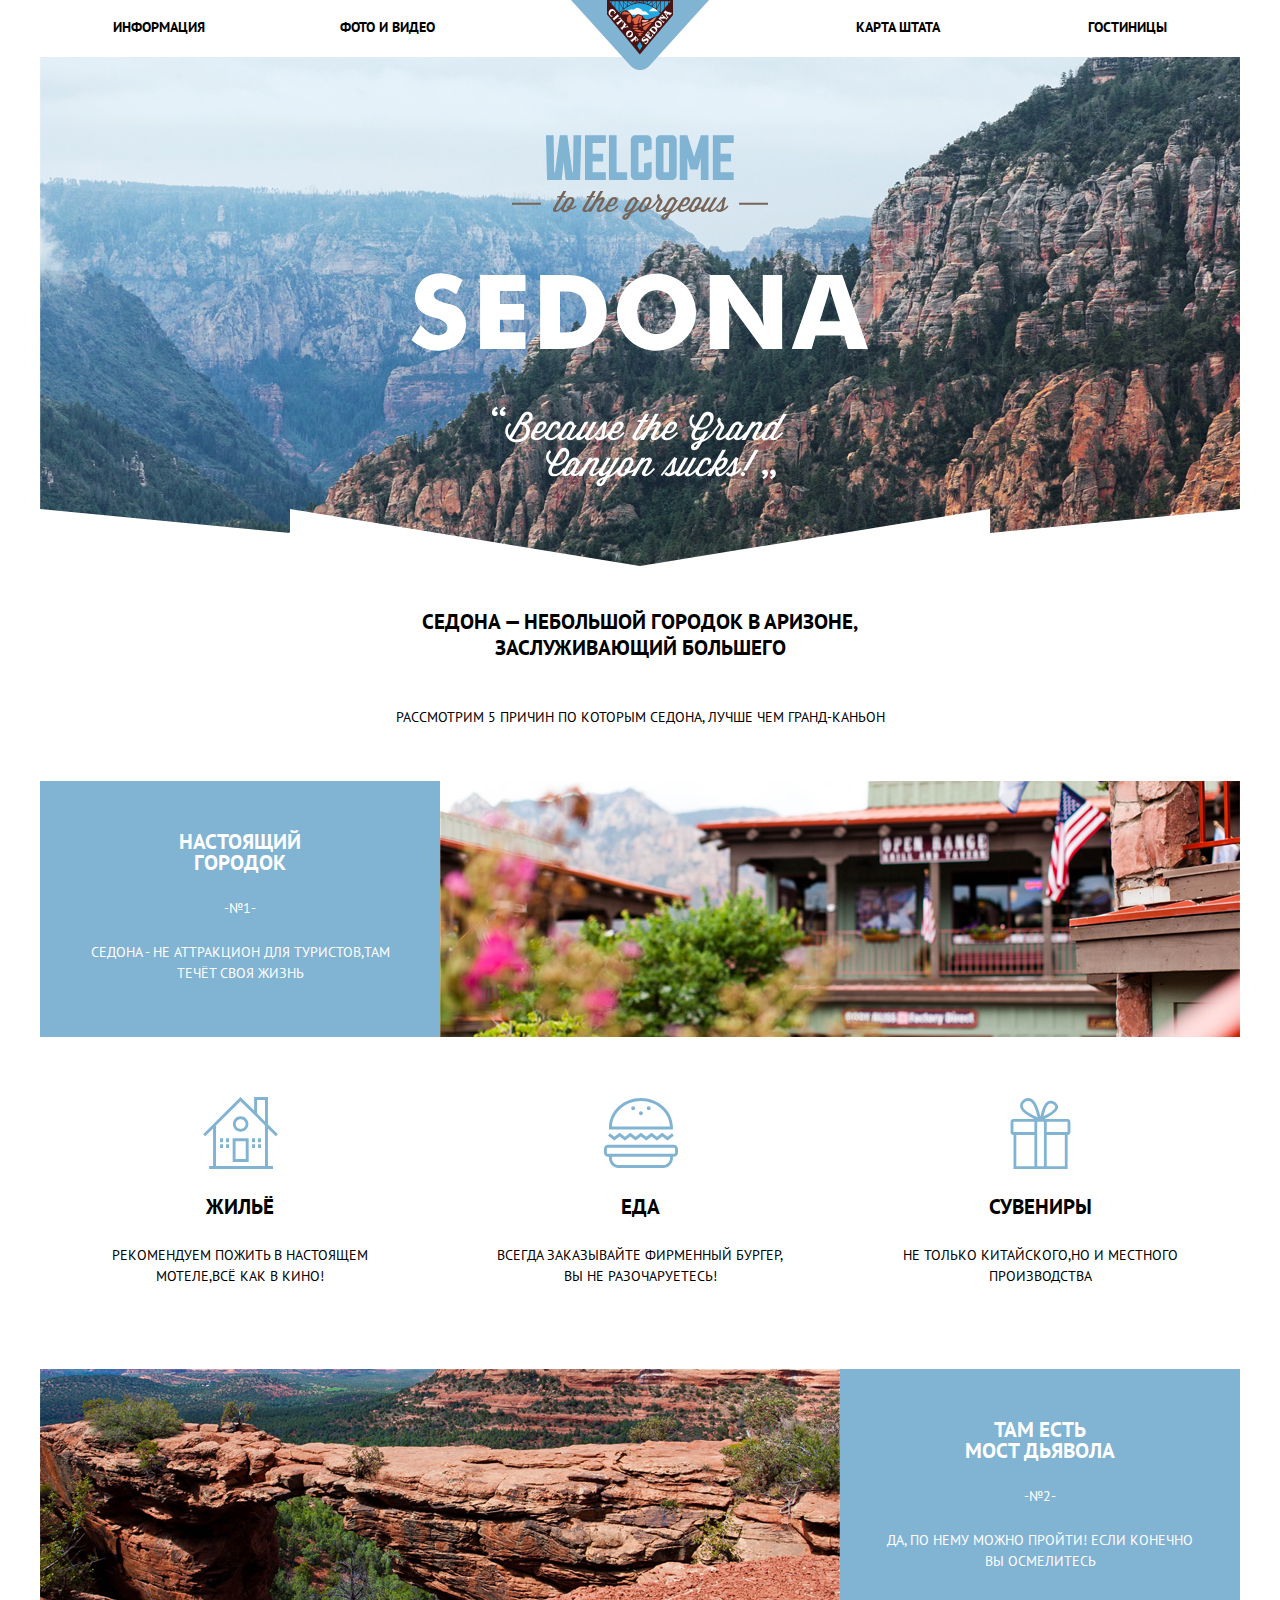
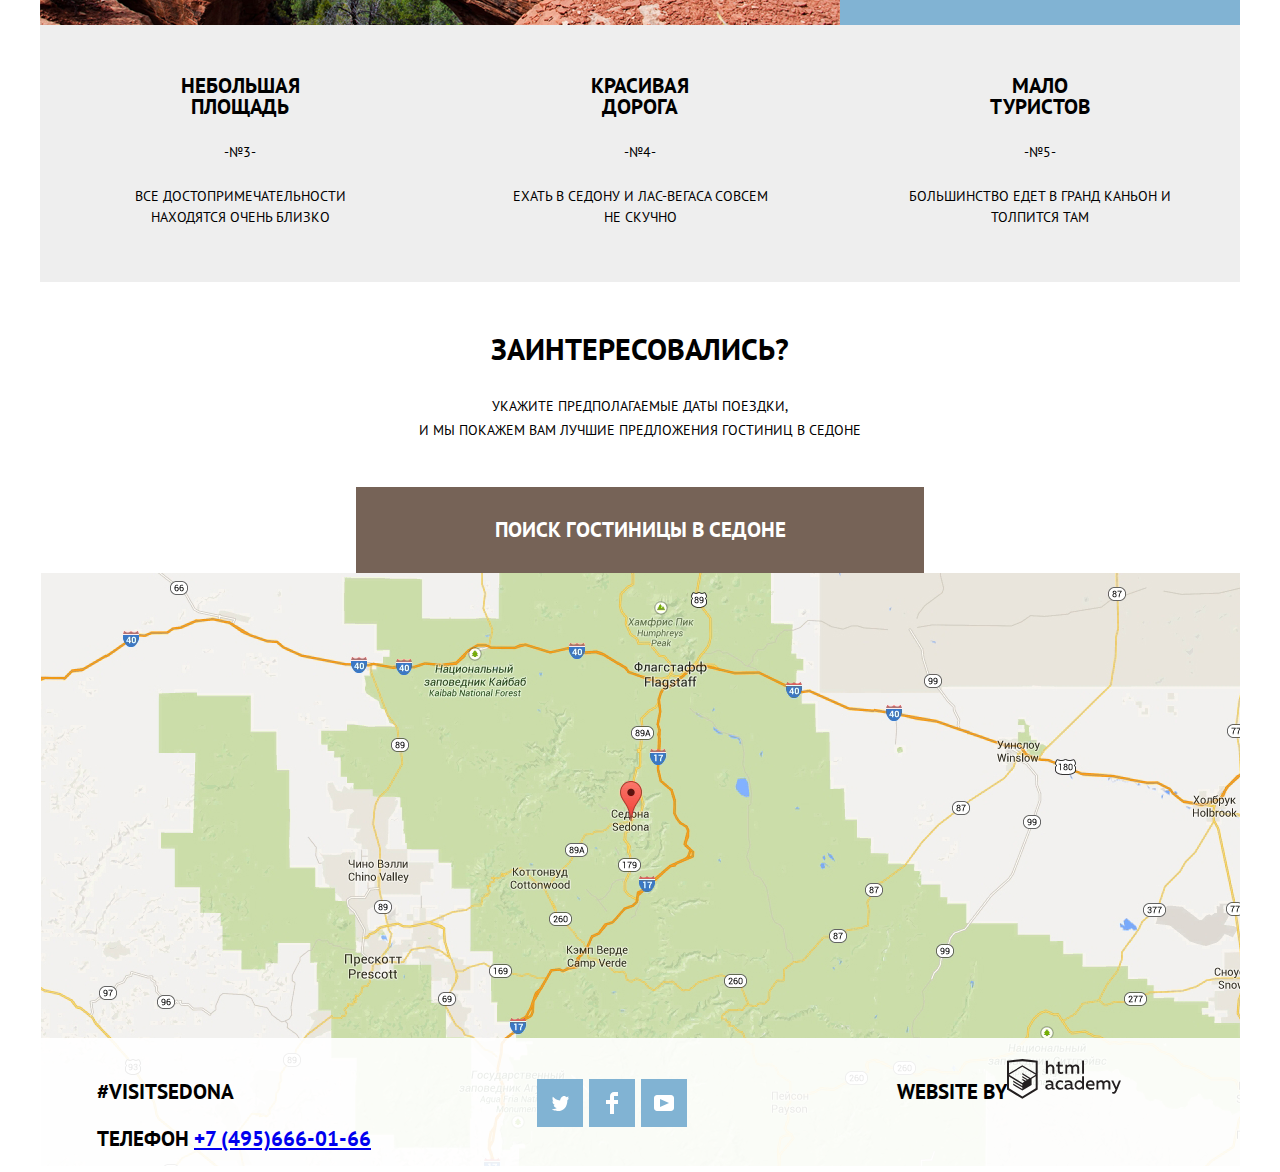
<file: index.html>
<!DOCTYPE html>
<html lang="ru">

<head>
  <meta charset="utf-8">
  <title>HTML Academy: Седона</title>
  <link href="https://fonts.googleapis.com/css2?family=PT+Sans:wght@400;700&display=swap" rel="stylesheet">
  <link href="css/normalize.css" rel="stylesheet">
  <link href="css/style.css" rel="stylesheet">
</head>

<body class="page">
  <header class="header">
    <nav class="navigation">
      <div class="navigation-wrapper">
        <a class="header-logo">
          <img src="img/logo.svg" width="138" height="70" alt="Логтип">
        </a>
        <ul class="site-navigation">
          <li class="link link-info"><a href="blank.html">Информация</a></li>
          <li class="link link-left"><a href="blank.html">Фото и видео</a></li>
          <li class="link link-right link-gap"><a href="blank.html">Карта штата</a></li>
          <li class="link link-right link-hotels link-active"><a href="catalog.html">Гостиницы</a></li>
        </ul>
      </div>
    </nav>
  </header>
  <main class="wrapper">
    <div class="welcome-sedona">
      <img src="img/welcome.svg" width="458" height="352" alt="Добро пожаловать в Седону!">
    </div>
    <section class="advantages">
      <h2>Седона — небольшой городок в Аризоне, заслуживающий большего</h2>
      <p class="advantages-subtitle">Рассмотрим 5 причин по которым Седона, лучше чем Гранд-Каньон</p>
      <ul class="advantages-list">
        <li class="advantages-item advantages-item--row">
          <div class="advantages-item-text">
            <h3 class="advantages-item-title">Настоящий <br>городок</h3>
            <p class="advantages-item-number">-№1-</p>
            <p>Седона - не аттракцион для туристов,там течёт своя жизнь</p>
          </div>
          <div class="content-img">
            <img src="img/image.jpg" alt="каньон в Седоне" width="800" height="256">
          </div>
        </li>
        <li class="advantages-item advantages-item-icon">
          <div class="icon_one">
            <img src="img/icon-1.svg" alt="жильё" width="75" height="72">
          </div>
          <h3>Жильё</h3>
          <p>Рекомендуем пожить в настоящем мотеле,всё как в кино!</p>
        </li>
        <li class="advantages-item advantages-item-icon">
          <div class="icon_one">
            <img src="img/icon-3.svg" alt="еда" width="75" height="72">
          </div>
          <h3>Еда</h3>
          <p>Всегда заказывайте фирменный бургер, вы не разочаруетесь!</p>
        </li>
        <li class="advantages-item advantages-item-icon">
          <div class="icon_one">
            <img src="img/icon-2.svg" alt="сувениры" width="75" height="72">
          </div>
          <h3>Сувениры</h3>
          <p>Не только китайского,но и местного производства</p>
        </li>
        <li class="advantages-item advantages-item--bridge">
          <div class="bridge-img">
            <img src="img/image (1).jpg" alt="мост дьявола" width="800" height="256">
          </div>
          <div class="advantages-item-text ">
            <h3 class="advantages-item-title">Там есть<br>мост дьявола</h3>
            <p class="advantages-item-number">-№2-</p>
            <p>да, по нему можно пройти! Если конечно вы осмелитесь</p>
          </div>
        </li>
        <li class="advantages-item  advantages-item--gray">
          <div class="advantages-item-text ">
            <h3 class="advantages-item-title">Небольшая <br>площадь</h3>
            <p class="advantages-item-number">-№3-</p>
            <p>Все достопримечательности находятся очень близко</p>
          </div>
        </li>
        <li class="advantages-item  advantages-item--gray">
          <div class="advantages-item-text ">
            <h3 class="advantages-item-title">Красивая <br>дорога</h3>
            <p class="advantages-item-number">-№4-</p>
            <p>Ехать в Седону и Лас-Вегаса совсем не скучно</p>
          </div>
        </li>
        <li class="advantages-item advantages-item--gray">
          <div class="advantages-item-text">
            <h3 class="advantages-item-title">Мало <br> туристов</h3>
            <p class="advantages-item-number">-№5-</p>
            <p>Большинство едет в Гранд Каньон и толпится там</p>
          </div>
        </li>
      </ul>
    </section>
    <section class="searching">
      <h2>Заинтересовались?</h2>
      <p>Укажите предполагаемые даты поездки, <br> и мы покажем вам лучшие предложения гостиниц в Седоне</p>
      <a href="#" class="searching-button">Поиск гостиницы в Седоне</a>
      <img src="img/map.jpg" width="1199" height="593" alt="Карта с расположением гостиниц ">
    </section>
    <section class="searching-form" style="display: none;">
      <form class="reserve">
        <p class="reserve-item">
          <label for="reserve-date">Дата заезда:</label>
          <input id="reserve-date" type="text" name="date" placeholder="24 апреля 2017">
          <img src="img/calendar.svg">
        </p>
        <p class="reserve-item">
          <label for="departure-date">Дата выезда:</label>
          <input id="departure-date" type="text" name="date" placeholder="4 июля 2017">
          <img src="img/calendar.svg">
        </p>
        <p class="reserve-item">
          <label for="number-people">Взрослые:</label>
          <input id="number-people" type="text" name="number" placeholder="2">
          <img src="img/Rectangle.svg">
          <img src="img/Union.svg">
        </p>
        <p class="reserve-item">
          <label for="number-children">Дети:</label>
          <input id="number-children" type="text" name="number" placeholder="2">
          <img src="img/Rectangle.svg">
          <img src="img/Union.svg">
        </p>
      </form>
    </section>
  </main>
  <footer class="footer">
    <section class="contacts">
      <h2 class="visually-hidden">Контакты</h2>
      <div class="footer-wrapper">
        <div>
          <p>#visitsedona</p>
          Телефон <a class="contacts-phone" href="tel:+74956660166">+7 (495)666-01-66</a>
        </div>
        <ul class="contacts-list">
          <li class="contacts-item">
            <a href="#" aria-label="твиттер"><img src="img/twitter.svg"  width="17" height="17" alt=""></a>
          </li>
          <li class="contacts-item">
            <a href="#" aria-label="фейсбук"><img src="img/fb-icon.svg"  width="12" height="22" alt=""></a>
          </li>
          <li class="contacts-item">
            <a href="#" aria-label="ютуб"><img src="img/youtube.svg"  width="20" height="16" alt=""></a>
          </li>
        </ul>
        <div class="website">
          <p>Website by</p>
          <img src="img/logo-htmlacademy.svg" width="115" height="41" alt="Логотип HTML Academy">
        </div>
      </div>
    </section>
  </footer>
</body>
</html>
</file>
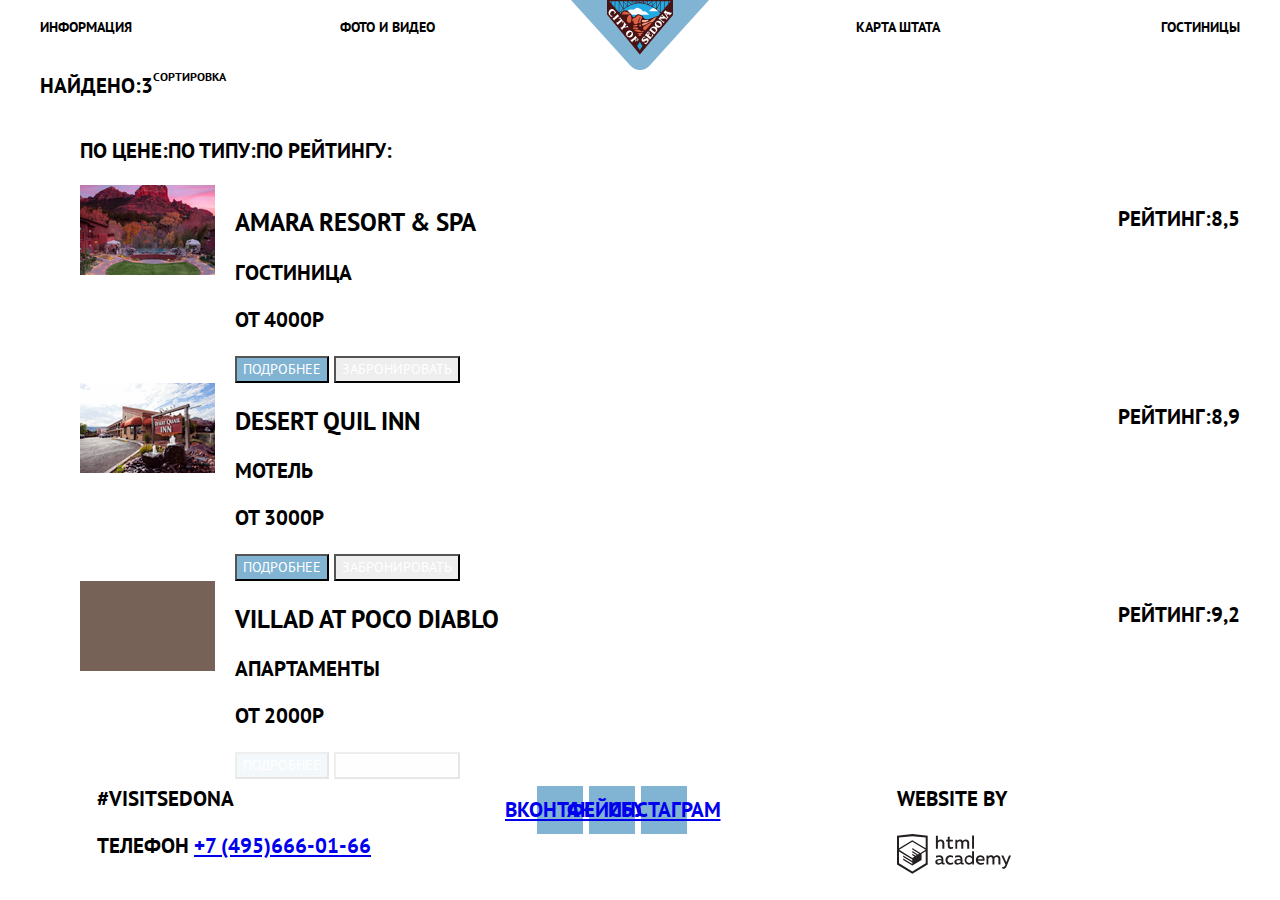
<file: catalog.html>
<!DOCTYPE html>
<html lang="ru">

<head>
  <meta charset="UTF-8">
  <title>HTML Academy: Седона</title>
  <link href="https://fonts.googleapis.com/css2?family=PT+Sans:wght@400;700&display=swap" rel="stylesheet">
  <link href="css/normalize.css" rel="stylesheet">
  <link href="css/style.css" rel="stylesheet">
</head>

<body class="page">
  <header class="header">
    <a href="index.html" class="header-logo">
      <img src="img/logo.svg" width="138" height="70" alt="Логтип">
    </a>
    <nav class="navigation">
      <ul class="site-navigation">
        <li class="link link-left"><a href="blank.html">Информация</a></li>
        <li class="link link-left"><a href="blank.html">Фото и видео</a></li>
        <li class="link link-right link-gap"><a href="blank.html">Карта штата</a></li>
        <li class="link link-right link-active"><a href="catalog.html">Гостиницы</a></li>
      </ul>
    </nav>
  </header>
  <main>
    <section class="search-parameters">
      <div class="filters">
        <h2>Найдено:3</h2>
        <p>Сортировка</p>
      </div>
      <ul class="searching-filters">
        <li class="filter-price">по цене:</li>
        <li class="filter-type">по типу:</li>
        <li class="filter-rating">по рейтингу:</li>
      </ul>
    </section>
    <section class="searching-results">
      <h2 class="visually-hidden">Результаты поиска</h2>
      <ul class="searching-list">
        <li class="searching-item">
          <img src="img/Layer 21.jpg" width="135" height="90" alt="Гостиница">
          <div class="info">
            <h3>Amara resort & SPA</h3>
            <p>Гостиница</p>
            <p>от 4000р</p>
            <button class="button-one" type="button">Подробнее</button>
            <button class="button-two" type="button">Забронировать</button>
          </div>
          <div class="rating">
            <p>Рейтинг:8,5</p>
          </div>
        </li>
        <li class="searching-item">
          <img src="img/Layer 89 copy.jpg" width="135" height="90" alt="Мотель">
          <div class="info">
            <h3>Desert Quil Inn</h3>
            <p>Мотель</p>
            <p>от 3000р</p>
            <button class="button-one" type="button">Подробнее</button>
            <button class="button-two" type="button">Забронировать</button>
          </div>
          <div class="rating">
            <p>Рейтинг:8,9</p>
          </div>
        </li>
        <li class="searching-item">
          <img src="img/Rectangle.jpg" width="135" height="90" alt="Апартаменты">
          <div class="info">
            <h3>Villad at poco diablo</h3>
            <p>Апартаменты</p>
            <p>от 2000р</p>
            <button class="button-one" type="button">Подробнее</button>
            <button class="button-two" type="button">Забронировать</button>
          </div>
          <div class="rating">
            <p>Рейтинг:9,2</p>
          </div>
        </li>
      </ul>
    </section>
  </main>
  <footer class="footer">
    <section class="contacts">
      <h2 class="visually-hidden">Контакты</h2>
      <div class="footer-wrapper">
        <div>
          <p>#visitsedona</p>
          Телефон <a class="contacts-phone" href="tel:+74956660166">+7 (495)666-01-66</a>
        </div>
        <ul class="contacts-list">
          <li class="contacts-item">
            <a href="#">Вконтакте</a>
          </li>
          <li class="contacts-item">
            <a href="#">Фейсбук</a>
          </li>
          <li class="contacts-item">
            <a href="#">Инстаграм</a>
          </li>
        </ul>
        <div>
          <p>Website by</p>
          <img src="img/logo-htmlacademy.svg" width="115" height="41" alt="Логотип HTML Academy">
        </div>
      </div>
    </section>
  </footer>
</body>

</html>
</file>
<file: css/style.css>
:root {
  --blue:  #81B3D3;
  --black: #000000;
  --white: #ffffff;
  --brown: #766357;
  --gray:  #EEEEEE;
}
html {
  height: 100%;
}
.page {
  min-height: 100%;
  display: grid;
  grid-template-rows: min-content 1fr min-content;
  align-content: start;
  width: 1200px;
  height: 100%;
  margin: 0 auto;
  padding: 0;
  font-family: "PT Sans", Arial, sans-serif;
  font-size: 21px;
  line-height: 26px;
  font-weight: 700;
  color: var(--black);
  text-transform: uppercase;
}
.welcome-sedona {
  background-image: url("../img/Shape.svg"),  url("../img/background photo.jpg");
  display: flex;
  justify-content: center;
  align-items: center;
  width: 1200px;
  height: 510px;
  background-repeat: no-repeat, no-repeat;
  background-position: bottom, center;
}
.header-logo {
  justify-self: center;
}
.navigation {
  display: flex;
  flex-direction: column;
  font-size: 14px;
  line-height: 26px;
  color: var(--black);
  background-color:var(--white);
}
.header-nav {
  background-color: var( --blue);
}
.header-logo {
  position: absolute;
  top: 0px;
  left: 50%;
  transform: translate(-50%);
}
.site-navigation {
  display: flex;
  flex-wrap: wrap;
  margin: 0;
  padding: 14px 0 16px;
  list-style: none;
}
.site-navigation a {
  color: var(--black);
  /* padding: 17px 20px; */
  text-decoration: none;
}
.site-navigation .link {
  width: 25%;
}
.link-info a {
  margin-left: 73px;
}
.link-left {

}
.link-right {
  text-align: right;
}
.link-hotels a {
  margin-right: 73px;
}
.welcome-sedona {
  display: flex;
  justify-content: center;
  align-items: center;
}
.container {
  width: 1200px;
  margin: 0 auto;
  padding: 0 10px;
}
.advantages {
  text-align: center;
  font-size: 21px;
  line-height:21px;
  background-color: var(--white);
}
.advantages h2 {
  margin:  0 auto;
  margin-top: 42.5px;
  width: 470px;
  line-height: 26px;
  font-size: 21px;
  margin-bottom: 43px;
}
.advantages-subtitle {
  font-size: 14px;
  line-height: 26px;
  font-weight: normal;
  margin-bottom: 51px;
}
.advantages-list {
  display: grid;
  grid-template-columns: 400px 400px 400px;
  margin: 0;
  padding: 0;
  list-style: none;
}
.advantages-list h3 {
  font-size: 21px;
  line-height: 21px;
}
.advantages-item-title {
  margin-top: 0;
  margin-bottom: 25px;
}
.advantages-item {
  display: flex;
}
.advantages-item--gray {
  background-color: var(--gray);
}
/* .advantages-column {
  display: grid;
  width: 400px;
  height: 256px;
  text-align: center;
} */
.advantages-item--row {
  display: grid;
  grid-template-columns: 400px 1fr 1fr;
  grid-column: 1/-1;
  background-color: var(--blue);
  color: var(--white)
}
.advantages-item-icon {
  display: flex;
  flex-direction: column;
  padding: 60px 50px 82px;
  font-size: 14px;
  font-weight: normal;

}
.advantages-item-icon h3 {
  margin-bottom: 28px;
}
.advantages-item-icon p {
  margin: 0;
}
.box-form {
  right: 462px;
  position: absolute;
  padding: 17px;
  /* left: 20px; */
  top: 1683px;
}
.content-img {
  line-height: 0;
  grid-column: 2/-1;
}
.bridge-img {
  line-height: 0;
  grid-column: 1/3;
}
.advantages-item--bridge {
  display: grid;
  grid-template-columns: 1fr 1fr 400px;
  background-color: var(--blue) ;
  margin: 0;
  padding: 0;
  grid-column: 1/-1;
  color: var(--white);
}
.advantages-item-text {
  padding: 50px;
  text-align: center;
  font-size: 14px;
  font-weight: normal;
}
.advantages-item--gray .advantages-item-text  {
  padding: 50px 65px 54px;
}
.advantages-item--bridge .advantages-item-text {
  padding: 50px 45px 50px;
}
.advantages-item-text h2 {
  width: auto;
  margin-top: 0;
  margin-bottom: 25px;
}
.advantages-item-text p {
  margin: 0;
}
p.advantages-item-number {
  margin-bottom: 23px;
}
.visually-hidden {
  position: absolute;
  width: 1px;
  height: 1px;
  margin: -1px;
  border: 0;
  padding: 0;
  white-space: nowrap;
  clip-path: inset(100%);
  clip: rect(0 0 0 0);
}
.searching {
  padding-top: 31px;
  text-align: center;
}
.searching h2 {
  margin-bottom: 33px;
  font-size: 30px;
  line-height: 24px;
}
.searching p {
  margin: 0 auto;
  margin-bottom: 45px;
  font-size: 14px;
  line-height: 24px;
  font-weight: normal;
  width: 450px;
}
.searching-button {
  width: 548px;
  display: inline-block;
  vertical-align: middle;
  padding: 30px 10px;
  background-color: var(--brown);
  text-decoration: none;
  color: var(--white);
}

.footer-wrapper {
  display: grid;
  grid-template-columns: 400px 400px 400px;
}
.contacts {
  font-size: 21px;
  line-height:26px;
  color: var(--black);
  background: var(--white);
}
.contacts-list {
  display: flex;
  flex-wrap: wrap;
}
.contacts-item {
  list-style: none;
}
.website {
  display: flex;
}
.search-parameters h2 {
  font-size: 21px;
  line-height: 26px;
  color: var(--black);
  background-color:var(--white)
}
.search-parameters p {
  font-size: 12px;
  line-height: 18px;
  color: var(--black);
  background-color:var(--white)
}
.filters {
  display: flex;
  flex-wrap: nowrap;
}
.searching-filters {
  display: flex;
  flex-wrap: nowrap;
  list-style: none;
}
.searching-list {
  display: flex;
  flex-direction: column;
  flex-wrap: wrap;
  font-size: 21px;
  line-height: 26px;
  color: var(--black);
  background-color:var(--white);
  text-align: left;
  text-transform:uppercase
}
.searching-item {
  display: flex;
}
.footer {
  position: relative;
}
.info {
  margin-left: 20px;
}
.rating {
  margin-left: auto;
}
.wrapper {
  display: grid;
}
.button-one {
  display: inline-block;
  font-size: 14px;
  line-height: 21px;
  color: var(--white);
  background-color:var(--blue);
  text-align: center;
  text-transform:uppercase;
}
.button-two {
  display: inline-block;
  font-size: 14px;
  line-height: 21px;
  color: var(--white);
  background-color:var(--gray);
  text-align: center;
  text-transform:uppercase
}
.contacts {
  font-size: 21px;
  line-height:26px;
  color: var(--black);
  position: absolute;
  bottom: 0;
  padding: 20px 57px;
  background: rgba(255, 255, 255, 0.9);
}
.contacts-item a {
  display: flex;
  align-items: center;
  justify-content: center;
  width: 46px;
  height: 48px;
  background-color: var(--blue);
}
.contacts-list {
  display: flex;
  width: 150px;
  flex-wrap: wrap;
  justify-content: space-between;
}
</file>
